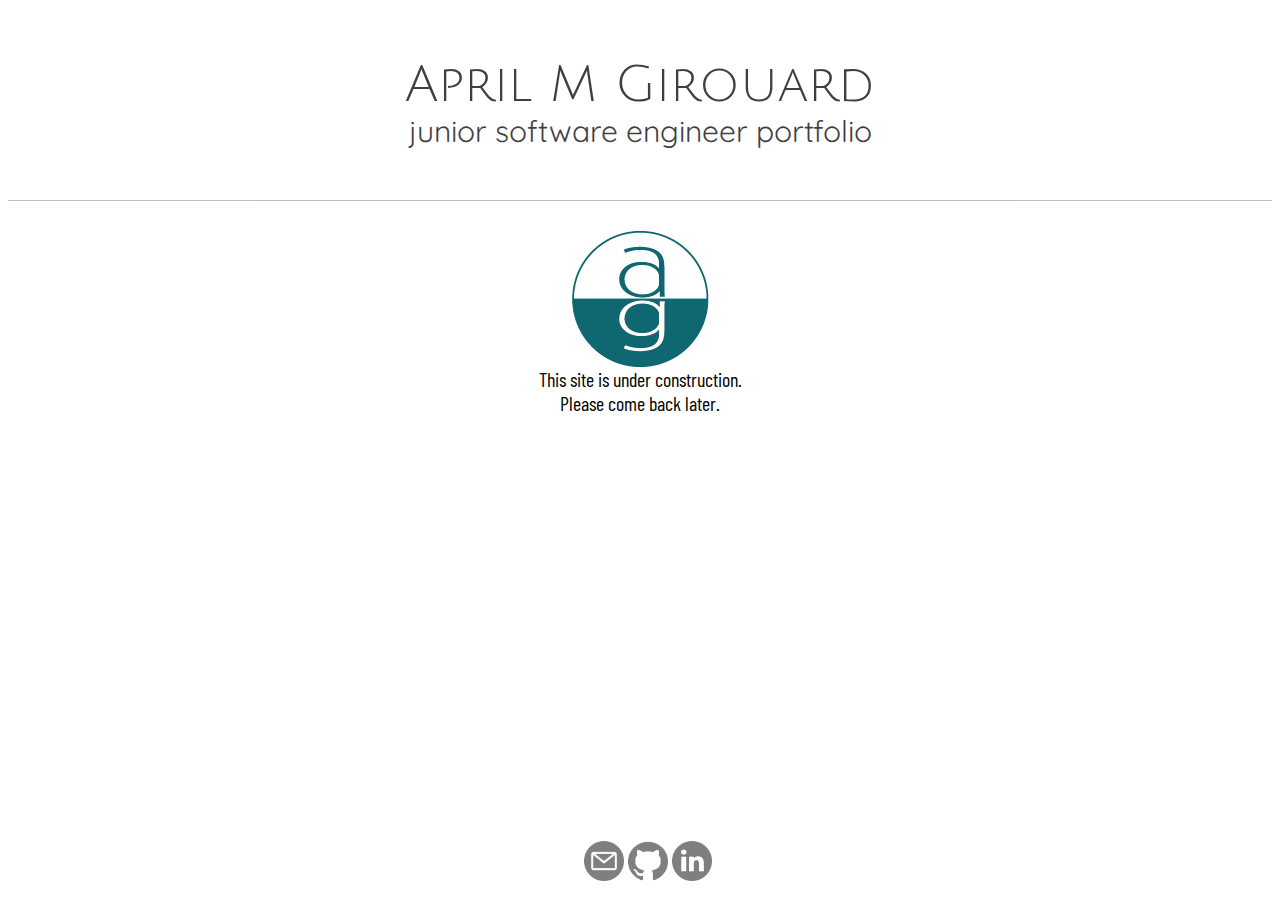
<file: index.html>
<html>
<head>
  <title>April M Girouard</title>
  <link rel="stylesheet" href="./resources/global-styles.css">  
  <link rel="stylesheet" href="./resources/styles.css">
  <link rel="icon" href="../resources/images/AGfavicon32.png">
</head>
<body>
  <header>
    <!--Top Header Bar-->
    <h1>April M Girouard</h1>
    <h3>junior software engineer portfolio</h3>
  </header>
  <main>
    <!-- -->
    <section><a href='./codecademy/index.html'><img src="./resources/images/AG137.png" class="rotate-center" /></a></section>
    <section>
      <p>This site is under construction. 
      <br>Please come back later.</p>
    </section>
  </main>
  <footer>
    <!--Contact and Social Media Links-->
    <a href="mailto:aprilmgirouard@gmail.com"><img src="./resources/images/email.png" class="contact_icon"></a>
    <a href="https://github.com/apmarg" target="_blank"><img src="./resources/images/github.png" class="contact_icon"></a>
    <a href="https://www.linkedin.com/in/aprilmgirouard/" target="_blank"><img src="./resources/images/linkedin.png" class="contact_icon"></a>
  </footer>
</body>
 
</html>
</file>
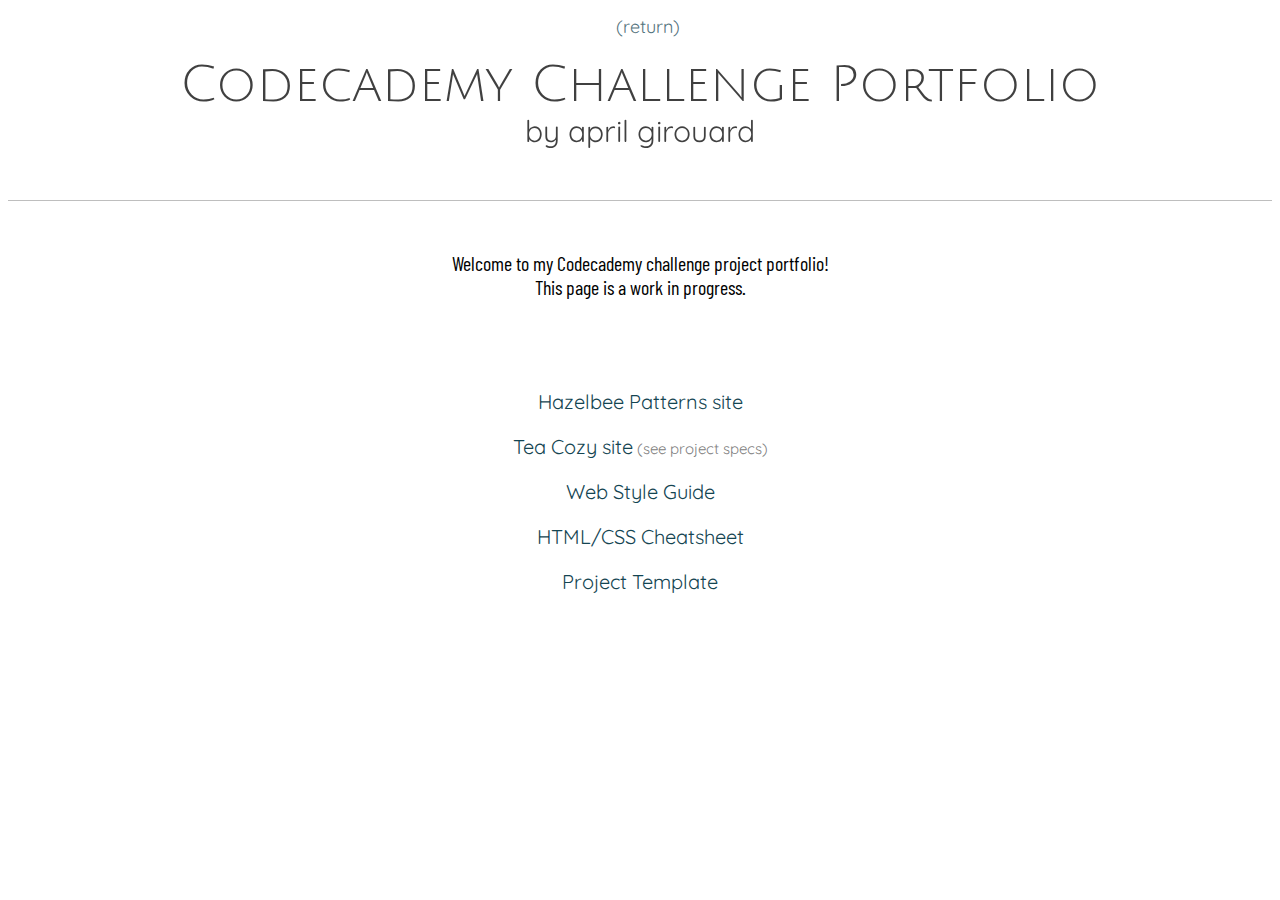
<file: codecademy/index.html>
<!DOCTYPE html>
<html>
  
  <head>
    <title>Codecademy Challenge Portfolio</title>
    <link rel="stylesheet" href="../resources/global-styles.css">
    <link rel="stylesheet" href="./resources/styles.css">
    <link rel="icon" href="./resources/images/AGfavicon32.png">
  </head>

  <body>
    <header>
      <nav><a href='../index.html'>(return)</a></nav>
      <h1>Codecademy Challenge Portfolio</h1>
      <h3>by april girouard</h3>
    </header>
    <aside>
      <p>Welcome to my Codecademy challenge project portfolio! 
      <br>This page is a work in progress.</p>
    </aside>    
    <main>
      <section class="project_list">
          <div class="project"><a href="./Project Template/index.html">Project Template</a></div>
          <div class="project"><a href="./HTMLCSS_Cheatsheet/index.html">HTML/CSS Cheatsheet</a></div>
          <div class="project"><a href="./Style_Guide/index.html">Web Style Guide</a></div>
          <div class="project"><a href="./Tea_Cozy_Site/index.html" target="_blank">Tea Cozy site</a><a href="https://content.codecademy.com/courses/freelance-1/unit-4/img-tea-cozy-redline.jpg?_gl=1*14fx9vv*_ga*MjAxMjkzNzMwOS4xNjkxMDA0OTQ2*_ga_3LRZM6TM9L*MTY5MTM1OTk3Ny4xNS4xLjE2OTEzNjE2NzAuNTguMC4w" target="_blank" class="specs">&nbsp;(see project specs)</a></div>
          <div class="project"><a href="./Hazelbee Patterns/index.html" target="_blank">Hazelbee Patterns site</a></div>
      </section>
    </main>
    <footer></footer>
  </body>
   
</html>
</file>
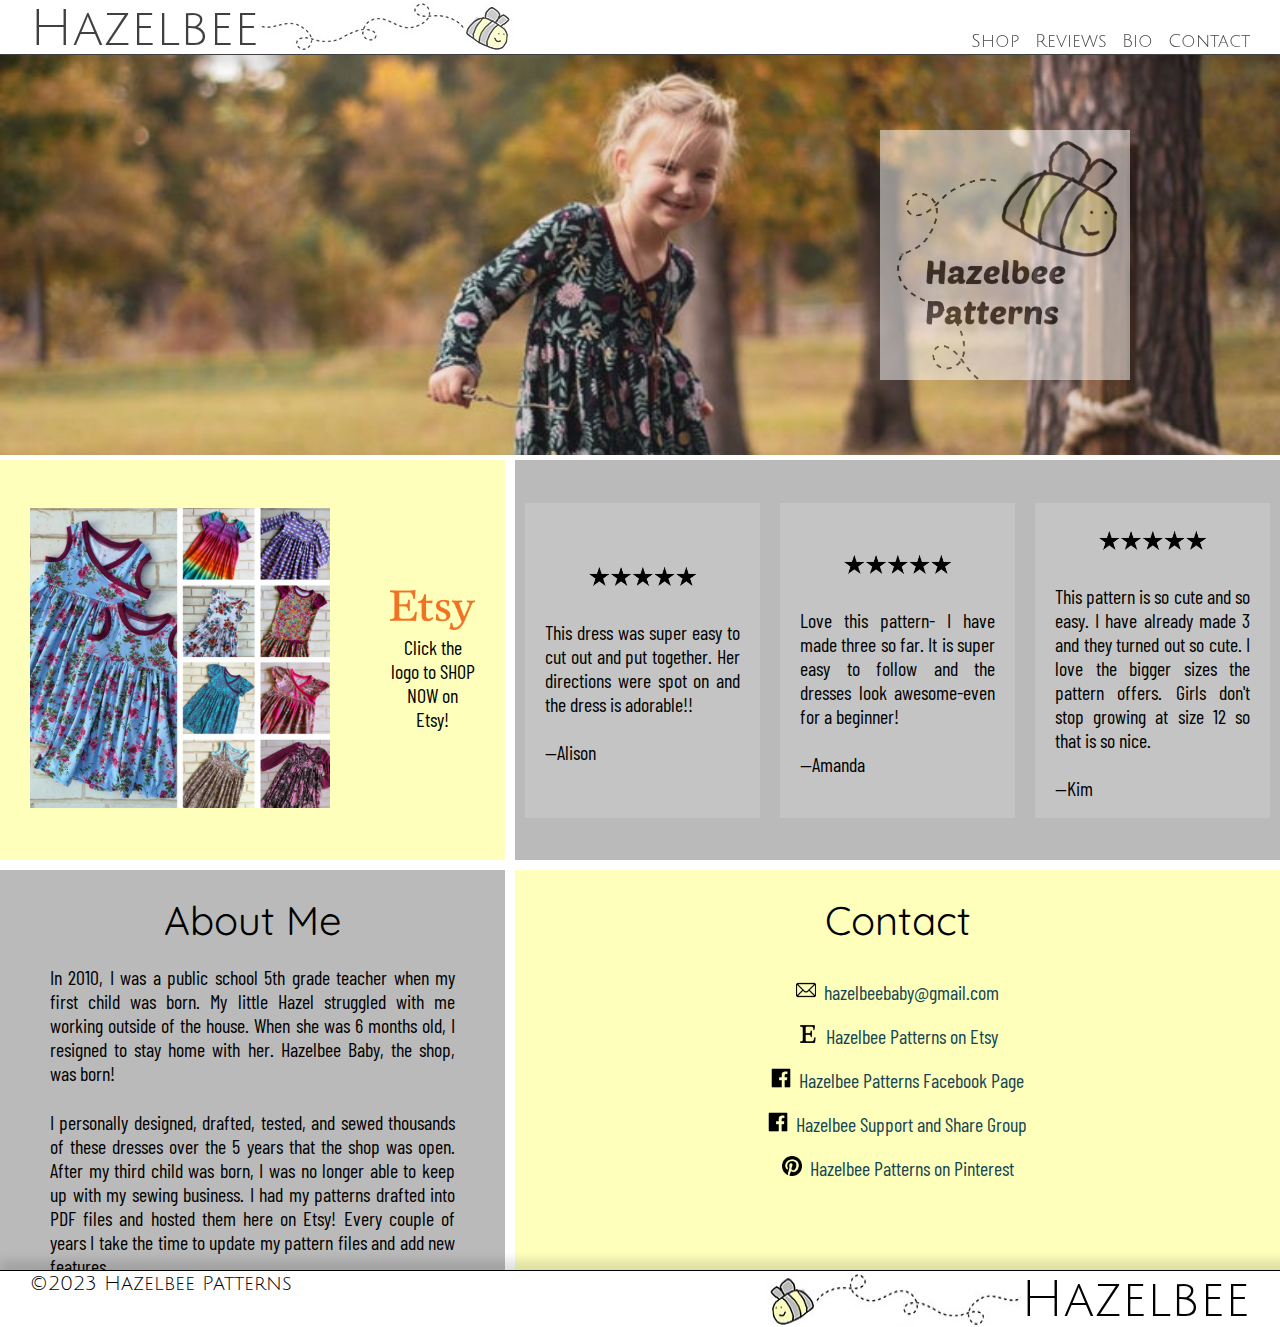
<file: codecademy/Hazelbee Patterns/index.html>
<!DOCTYPE html>
<html>
  <head>
    <title>Hazelbee Patterns</title>
    <link rel="stylesheet" href="../../resources/global-styles.css">
    <link rel="stylesheet" href="./resources/styles.css">
    <link rel="icon" href="">
  </head>
  <body>
    <header>
      <nav>
        <h1>Hazelbee</h1>
        <a href="./index.html"><div class="logo left"><img src="./resources/images/branding/hazelbee-bee-left-small.jpg" width=100% alt="Hazelbee Pattern Shop"></div></a>
        <div class="navbar right">
            <div class="nav-link"><a href=#shop>Shop</a></div>
            <div class="nav-link"><a href=#reviews>Reviews</a></div>
            <div class="nav-link"><a href=#bio>Bio</a></div>
            <div class="nav-link"><a href=#contact>Contact</a></div>
        </div>
    </nav>
    </header>
        <section class="hero">
          <img src="./resources/images/branding/hazelbee-patterns-logo-square.jpg" />
        </section>
    <main>
        <section class="shop container" id="shop">
            <div class="shop-link"><img src="./resources/images/hbb1.png" height="300px"/></div>
            <div class="shop-link"><a href=https://www.etsy.com/shop/HazelbeePatterns target="_blank"><img src="./resources/images/Etsy-logo.png" height="40px" /></a><p>Click the logo to SHOP NOW on Etsy!</p></div>
        </section>
        <section class="reviews container" id="reviews">
            <p class="review"><img src="./resources/images/5-stars.png" height="40px"/><br>This dress was super easy to cut out and put together. Her directions were spot on and the dress is adorable!! <br><br>--Alison</p>
            <p class="review"><img src="./resources/images/5-stars.png" height="40px"/><br>Love this pattern- I have made three so far. It is super easy to follow and the dresses look awesome-even for a beginner! <br><br>--Amanda</p>
            <p class="review"><img src="./resources/images/5-stars.png" height="40px"/><br>This pattern is so cute and so easy. I have already made 3 and they turned out so cute. I love the bigger sizes the pattern offers. Girls don't stop growing at size 12 so that is so nice. <br><br>--Kim</p>
        </section>
        <section class="bio" id="bio">
          <br>
          <h2>About Me</h2>
          <div class="bio-info"><p>In 2010, I was a public school 5th grade teacher when my first child was born. My little Hazel struggled with me working outside of the house. When she was 6 months old, I resigned to stay home with her. Hazelbee Baby, the shop, was born!</p><br><p>I personally designed, drafted, tested, and sewed thousands of these dresses over the 5 years that the shop was open. After my third child was born, I was no longer able to keep up with my sewing business. I had my patterns drafted into PDF files and hosted them here on Etsy! Every couple of years I take the time to update my pattern files and add new features.</p><br><p> I am so proud of my little small business and hope you love sewing these dresses as much as I did!</p></div>
        </section>
        <section class="contact" id="contact">
          <br>
          <h2>Contact</h2>
          <br>
          <div class="container">
            <p class="contact-link"><a href="mailto: hazelbeebaby@gmail.com"><img src="./resources/images/mail.png" class="icon-image">&nbsp;&nbsp;hazelbeebaby@gmail.com</a></p>
            <p class="contact-link"><a href="https://www.etsy.com/shop/HazelbeePatterns" target=_new><img src="./resources/images/etsy.png" class="icon-image">&nbsp;&nbsp;Hazelbee Patterns on Etsy</a></p>
            <p class="contact-link"><a href="https://www.facebook.com/hazelbeepatterns/" target=_new><img src="./resources/images/facebook.png" class="icon-image">&nbsp;&nbsp;Hazelbee Patterns Facebook Page</a></p>
            <p class="contact-link"><a href="https://www.facebook.com/groups/hazelbeepatternssupport/" target=_new><img src="./resources/images/facebook.png" class="icon-image">&nbsp;&nbsp;Hazelbee Support and Share Group</a></p>
            <p class="contact-link"><a href="https://www.pinterest.com/hazelbeepatterns/" target=_new><img src="./resources/images/pinterest-circular-logo-symbol.png" class="icon-image">&nbsp;&nbsp;Hazelbee Patterns on Pinterest</a></p>
          </div>
        </section>
    </main>
    <footer>
        <div>&copy;2023 Hazelbee Patterns</div>
        <div class="right"><img src="./resources/images/branding/hazelbee-bee-right-small.jpg" width=100% alt="Hazelbee Pattern Shop"><h1>Hazelbee</h1></div>
    </footer>
  </body>
</html>
</file>
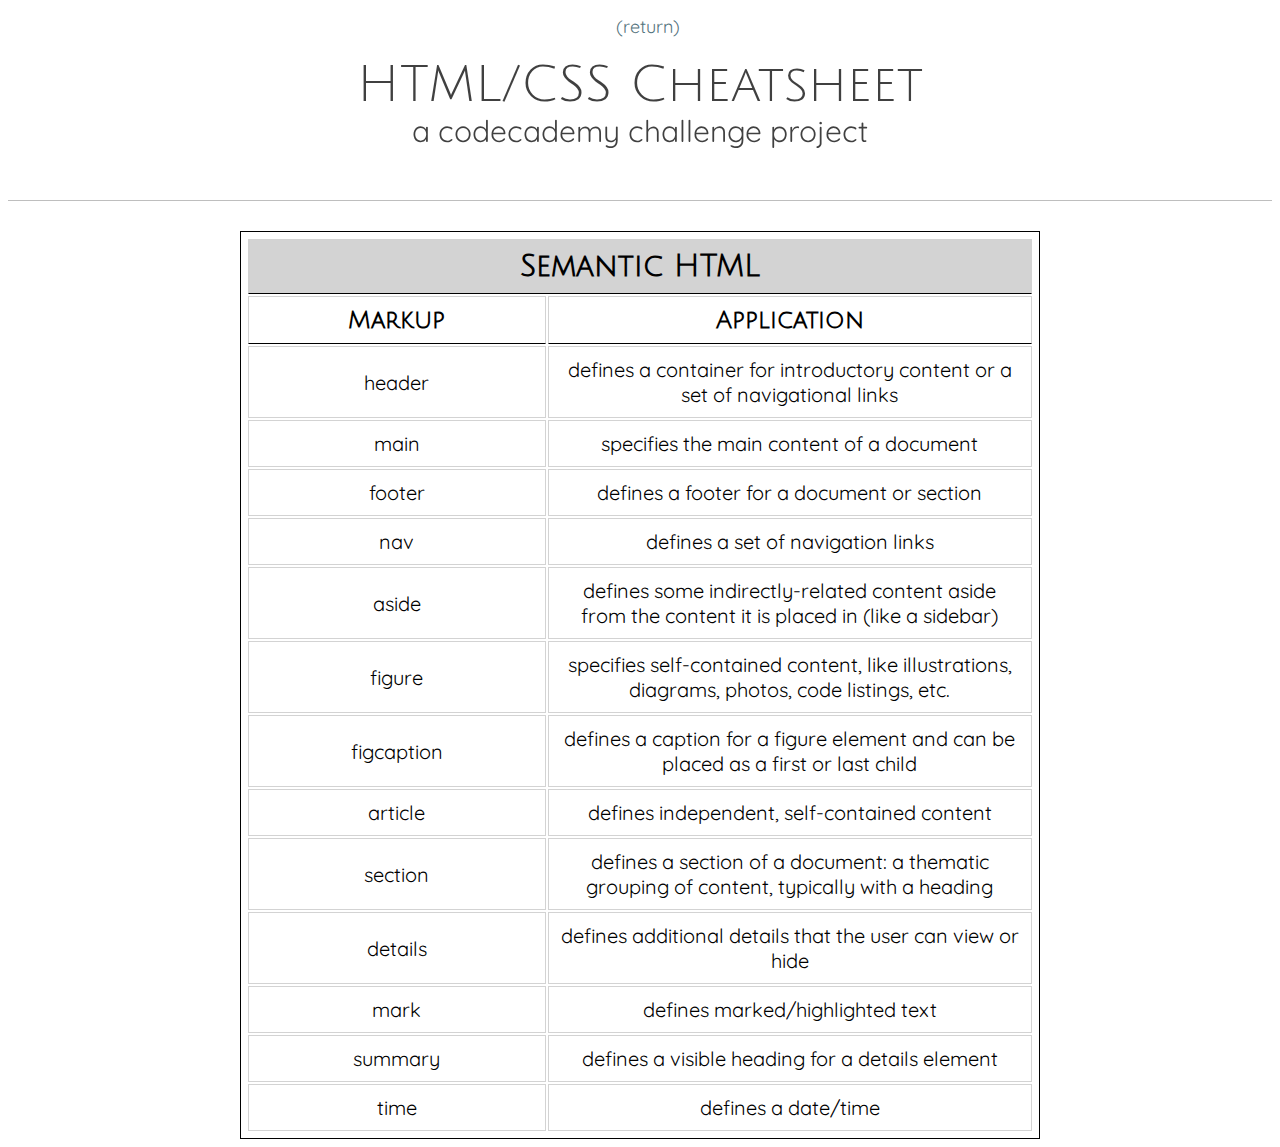
<file: codecademy/HTMLCSS_Cheatsheet/index.html>
<!DOCTYPE html>
<html>
    <head>
        <title>HTML/CSS Cheatsheet Project</title>
        <link rel="stylesheet" href="../../resources/global-styles.css">
        <link rel="stylesheet" href="./resources/styles.css">
        <link rel="icon" href="../resources/images/AGfavicon32.png">
      </head>
      <body>
        <header>
            <nav><a href='../index.html'>(return)</a></nav>
            <h1>HTML/CSS Cheatsheet</h1>
            <h3>a codecademy challenge project</h3>
        </header>
        <main>
          <section class="semantic_html">
            <table>
              <tr>
                <th colspan="2" class="table_header">Semantic HTML</th>
              </tr>
              <tr>
                <th class="table_col_head col_left">Markup</th>
                <th class="table_col_head col_right">Application</th>
              </tr>
              <tr>
                <td>header</td>
                <td>defines a container for introductory content or a set of navigational links</td>
              </tr>
              <tr>
                <td>main</td>
                <td>specifies the main content of a document
                </td>
              </tr>
              <tr>
                <td>footer</td>
                <td>defines a footer for a document or section</td>
              </tr>
              <tr>
                <td>nav</td>
                <td>defines a set of navigation links</td>
              </tr>
              <tr>
                <td>aside</td>
                <td>defines some indirectly-related content aside from the content it is placed in (like a sidebar)</td>
              </tr>
              <tr>
                <td>figure</td>
                <td>specifies self-contained content, like illustrations, diagrams, photos, code listings, etc.</td>
              </tr>
              <tr>
                <td>figcaption</td>
                <td>defines a caption for a figure element and can be placed as a first or last child</td>
              </tr>
              <tr>
                <td>article</td>
                <td>defines independent, self-contained content</td>
              </tr>
              <tr>
                <td>section</td>
                <td>defines a section of a document: a thematic grouping of content, typically with a heading</td>
              </tr>
              <tr>
                <td>details</td>
                <td>defines additional details that the user can view or hide
                </td>
              </tr>
              <tr>
                <td>mark</td>
                <td>defines marked/highlighted text</td>
              </tr>
              <tr>
                <td>summary</td>
                <td>defines a visible heading for a details element</td>
              </tr>
              <tr>
                <td>time</td>
                <td>defines a date/time</td>
              </tr>
            </table>
            <p></p>
            <p></p>
            <p></p>
          </section>
        </main>
      </body>
</html>
</file>
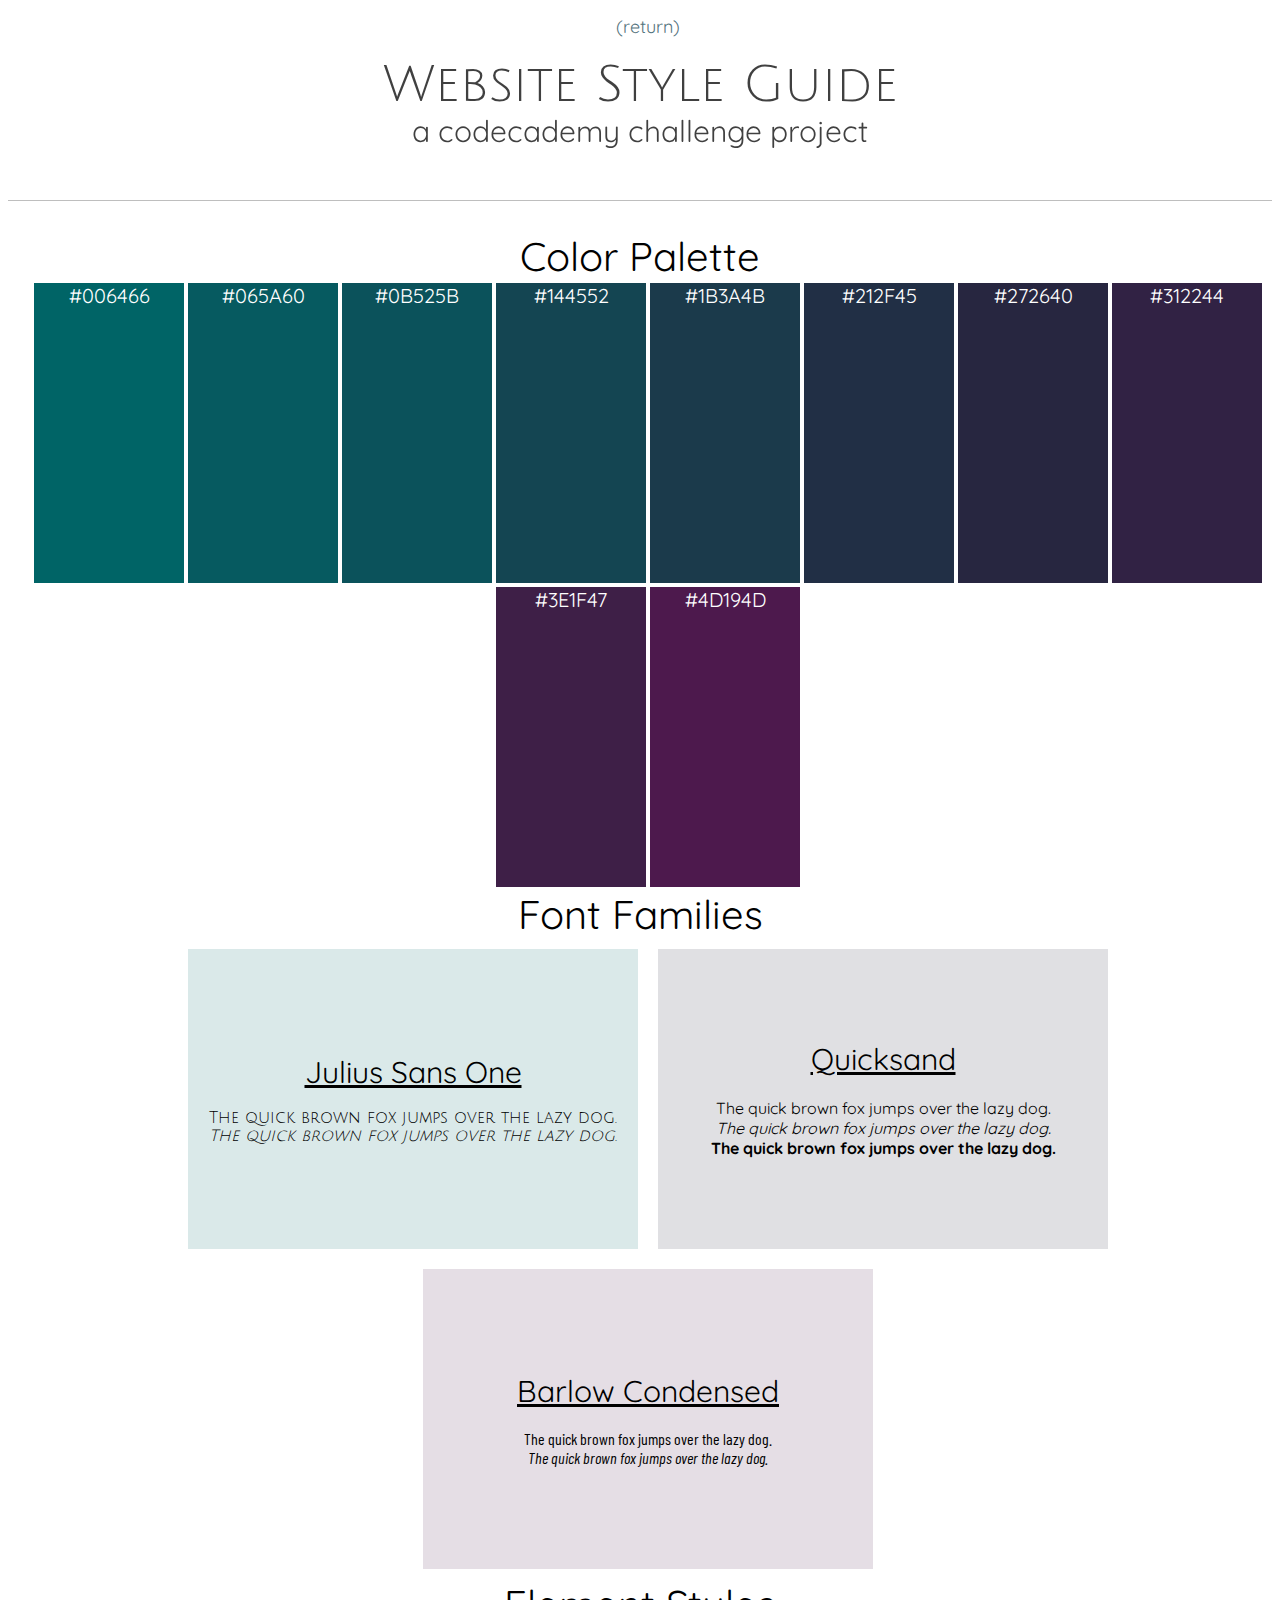
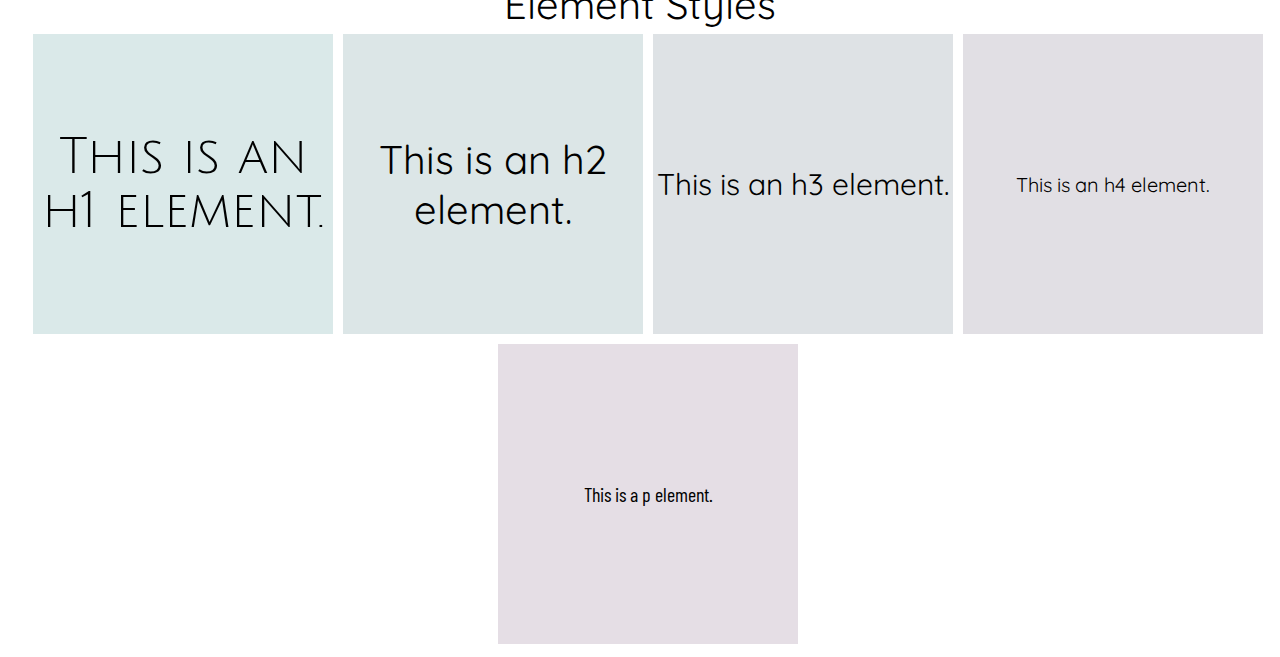
<file: codecademy/Style_Guide/index.html>
<!DOCTYPE html>
<html>
    <head>
        <title>Website Style Guide</title>
        <link rel="stylesheet" href="../../resources/global-styles.css">
        <link rel="stylesheet" href="./resources/styles.css">
        <link rel="icon" href="../resources/images/AGfavicon32.png">
    </head>
        <header>
            <nav><a href='../index.html'>(return)</a></nav>
            <h1>Website Style Guide</h1>
            <h3>a codecademy challenge project</h3>
        </header>
        <main>
                <h2>Color Palette</h2>            
                <section class="color_styles container">
                <div class="color" style="background-color:#006466">#006466</div>
                <div class="color" style="background-color:#065A60">#065A60</div>
                <div class="color" style="background-color:#0B525B">#0B525B</div>
                <div class="color" style="background-color:#144552">#144552</div>
                <div class="color" style="background-color:#1B3A4B">#1B3A4B</div>
                <div class="color" style="background-color:#212F45">#212F45</div>
                <div class="color" style="background-color:#272640">#272640</div>
                <div class="color" style="background-color:#312244">#312244</div>
                <div class="color" style="background-color:#3E1F47">#3E1F47</div>
                <div class="color" style="background-color:#4D194D">#4D194D</div>
            </section>
                <h2>Font Families</h2>            
                <section class="font_styles container">
                <div class="font juliussansone">
                    <h3 class="underline">Julius Sans One</h3>
                    <br>
                    <span>The quick brown fox jumps over the lazy dog.</span>
                    <span class="italic">The quick brown fox jumps over the lazy dog.</span>
                    <!--<span class="bold">The quick brown fox jumps over the lazy dog.</span>-->
                </div>
                <div class="font quicksand">
                    <h3 class="underline">Quicksand</h3>
                    <br>
                    <span>The quick brown fox jumps over the lazy dog.</span>
                    <span class="italic">The quick brown fox jumps over the lazy dog.</span>
                    <span class="bold">The quick brown fox jumps over the lazy dog.</span>
                </div><div class="font barlowcondensed">
                    <h3 class="underline">Barlow Condensed</h3>
                    <br>
                    <span>The quick brown fox jumps over the lazy dog.</span>
                    <span class="italic">The quick brown fox jumps over the lazy dog.</span>
                    <!--<span class="bold">The quick brown fox jumps over the lazy dog.</span>--> 
                </div>
            </section>
            <h2>Element Styles</h2>
            <section class="element_styles container">
                <div class="element h1">
                    <h1>This is an h1 element.</h1>
                </div>
                <div class="element h2">
                    <h2>This is an h2 element.</h2>
                </div>
                <div class="element h3">
                    <h3>This is an h3 element.</h3>
                </div>
                <div class="element h4">
                    <h4>This is an h4 element.</h4>
                </div>
                <div class="element p">
                    <p>This is a p element.</p>
                </div>
            </section>
        </main>
      </body>
</html>
</file>
<file: resources/global-styles.css>
/* Global styles and imports*/

/* Import Google fonts */ 
@import url('https://fonts.googleapis.com/css2?family=Barlow+Condensed:wght@200&family=Julius+Sans+One&family=Quicksand:wght@300;700&family=Roboto+Flex:opsz,wght@8..144,100;8..144,700&display=swap');

/* Don't forget to add media queries! */

html {
    margin: 0;
    padding: 0;
    font-family: 'Quicksand';
    font-size: 20px;
    text-align: center;
}

header {
    padding: 50px 0;
    opacity: 0.75;
    border-bottom: 1px solid darkgrey;
}

nav {
    position: fixed;
    top: 0;
    padding: 15px 0 10px;
    width: 100vw;
    background-color: white;
    font-size: 18px;
    text-align: center;
}

main {
    padding-top: 30px;
    overflow: hidden;
}

section {
    margin: 0 auto;
}

h1 {
    font-family: 'Julius Sans One';
    font-weight: normal;
    font-size: 2.5rem;
    margin: 0;
}

h2 {
    font-family: 'Quicksand';
    font-weight: normal;
    font-size: 2rem;
    margin: 0;
}

h3 {
    font-family: "Quicksand";
    font-weight: normal;
    font-size: 1.5rem;
    margin: 0;
}

h4 {
    font-family: 'Quicksand';
    font-weight: normal;
    font-size: 1rem;
    margin: 0;
}

p {
    font-family: 'Barlow Condensed';
    font-size: 1rem;
    margin: 0;
}

a {
    text-decoration: none;
    color: #144552;
}

a:hover {
    text-decoration: underline;
}

a:active {
    color: #3E1F47;
}

.italic {
    font-style: italic;
}

.bold {
    font-weight: bold;
}

.underline {
    text-decoration: underline;
}
</file>
<file: resources/styles.css>
/* Landing Page Styles */

footer {
    position: fixed;
    bottom: 5px;
    padding: 15px 0 10px;
    width: 100vw;
    background-color: white;
    font-size: 14px;
    text-align: center;
}

.contact_icon {
    height: 40px;
    width: 40px;
    opacity: 0.5;
}

.contact_icon:hover {
    opacity: 1.0;
}

.rotate-center:hover {
	-webkit-animation: rotate-center 0.6s ease-in-out both;
	        animation: rotate-center 0.6s ease-in-out both;
}

.specs {
    color: grey;
    text-decoration: none;
    font-size: 14px;
}


/* ----------------------------------------------
 * Generated by Animista on 2023-8-4 14:4:42
 * Licensed under FreeBSD License.
 * See http://animista.net/license for more info. 
 * w: http://animista.net, t: @cssanimista
 * ---------------------------------------------- */

/**
 * ----------------------------------------
 * animation rotate-center
 * ----------------------------------------
 */
 @-webkit-keyframes rotate-center {
    0% {
      -webkit-transform: rotate(0);
              transform: rotate(0);
    }
    100% {
      -webkit-transform: rotate(360deg);
              transform: rotate(360deg);
    }
  }
  @keyframes rotate-center {
    0% {
      -webkit-transform: rotate(0);
              transform: rotate(0);
    }
    100% {
      -webkit-transform: rotate(360deg);
              transform: rotate(360deg);
    }
  }
</file>
<file: codecademy/resources/styles.css>
.project_list {
    display: flex;
    flex-direction: column-reverse;
}

.project {
    padding: 10px;
}

aside {
    margin: 50px auto;
}

a.specs {
    font-size: 0.75rem;
    color: gray;
}
</file>
<file: codecademy/Hazelbee Patterns/resources/styles.css>
/*ADD MEDIA QUERY FOR NAV BAR */
html {
    --hazelbee-yellow: #FEFFBB;
    --hazelbee-grey: #BABABA;
    overflow-x: hidden;
}

body {
    margin: 0 auto;
}

.left {
    display: flex;
    justify-content: flex-start;
}

.right {
    display: flex;
    justify-content: flex-end;
}


/* Header and Navigation
----------------------------------------------------------------------------------------------------*/

header {
    position: relative;
    z-index: 9;
    padding: 0;
}

nav {
    display: inline-flex;
    height: 50px;
    border-bottom: black solid 1px;
    width: calc(100vw - 60px);
    background-color: white;
    position: fixed;
    top: 0;
    left:0;
    padding: 2px 30px;
    box-shadow: 0 0 10px 10px #00000020;
}

.navbar {
    align-items: flex-end;
    margin-left: auto;
}

.navbar a {
    font-family: "Julius Sans One", sans-serif;
    color: black;
    padding: 0 0 0 15px;
}

/* Hero Section 
--------------------------------------------------------------------------------------------------*/

.hero {
    background-image: url("./images/hero-xover.jpg");
    background-position-x: center;
    background-position-y:35%;
    background-size: cover;
    position: relative;
    top: 54px;
    height: 400px;
    margin-bottom: 5px;
    display: flex;
    justify-content: end;
    align-items: center;
}

.hero img {
    height: 250px;
    opacity: 0.5;
    padding: 150px;
}

/* Main
----------------------------------------------------------------------------------------------------*/
main {
    position: relative;
    top: 54px;
    padding: 0 0;
    margin: 0 auto;
    display:grid;
    grid-template-columns: 1fr 1fr;
    grid-template-areas: "shop reviews"
                         "bio contact";
    gap: 10px;
    z-index: 1;
}

main section {
    z-index: 1;
}

.container {
    display: flex;
    justify-content: center;
    align-items: center;
}
.shop {
    width: 100%;
    height: 400px;
    background-color: var(--hazelbee-yellow);
}

.shop-link {
    margin: 10px 30px;
}

.reviews {
    width: 100%;
    height: 400px;
    background-color: var(--hazelbee-grey);
}

.review {
    display: flex;
    flex-direction: column;
    justify-content: center;
    align-items: center;
    height: 275px;
    width: 195px;
    background-color: #ffffff25;
    padding: 20px;
    margin: 10px;
    text-align: justify;
}

.bio {
    width: 100%;
    height: 400px;
    background-color: var(--hazelbee-grey);
}

.bio-info {
    margin: 20px 50px;
    text-align: justify;
}

.contact {
    width: 100%;
    height: 400px;
    background-color: var(--hazelbee-yellow);
}

.contact .container {
    flex-direction: column;
    text-align: right;
}

.contact .icon-image {
    height: 20px;
}

.contact-link {
    padding: 10px;
}


/* Footer
----------------------------------------------------------------------------------------------------*/

footer {
    position: relative;
    top: 54px;
    padding: 2px 30px 0 30px;
    width: calc(100vw - 60px);
    padding: 2px 60px 0 30px;
    display: inline-flex;
    justify-content: space-between;
    align-items: flex-start;
    border-top: black solid 1px;
    box-shadow: 0 -10px 10px 0 #00000020;
    font-family: 'Julius Sans One';
    z-index: 5;
 }
</file>
<file: codecademy/HTMLCSS_Cheatsheet/resources/styles.css>
table {
    border: 1px solid black;
    padding: 5px;
    width: 800px;
    margin: 0 auto;
}

.table_header {
    background-color: lightgrey;
    font-size: 30px;
    border-bottom: 1px solid black;
    font-family: 'Julius Sans One';
}

.table_col_head {
    font-family: 'Julius Sans One';
    font-size: 24px;
    border-bottom: 1px solid black;
}

.table_col_head.col_left {
    width: 300px;
}

.table_col_head.col_right {
    width: 500px;
}

td,
th {
    border: 1px solid lightgrey;
    padding: 10px;
}
</file>
<file: codecademy/Style_Guide/resources/styles.css>
.container {
    width: 100vw;
    display: inline-flex;
    justify-content: center;
    flex-wrap: wrap;
}

/* Colors Section */

.color {
    height:300px;
    width: 150px;
    color: white;
    margin: 2px;
}

/* Font Styles Section */

.font {
    display: flex;
    flex-direction: column;
    height: 300px;
    width: 450px;
    margin: 10px;
    justify-content: center;
    align-items: center;
    font-size: 0.8rem;
}

.juliussansone {
    font-family: "Julius Sans One";
    background-color: #00646625;
}

.quicksand {
    font-family: "Quicksand";
    background-color: #27264025;
}

.barlowcondensed {
    font-family: "Barlow Condensed";
    background-color: #4D194D25;
}


/* Element Styles Section */

.element {
    display: flex;
    flex-direction: column;
    justify-content: center;
    align-items: center;
    height: 300px;
    width: 300px;
    margin: 5px;
}

.h1 {
    background-color: #00646625;
}

.h2{
    background-color: #0B525B25;
}

.h3 {
    background-color: #1B3A4B25;
}

.h4 {
    background-color: #31224425;
}

.p {
    background-color: #4D194D25;
}
</file>
